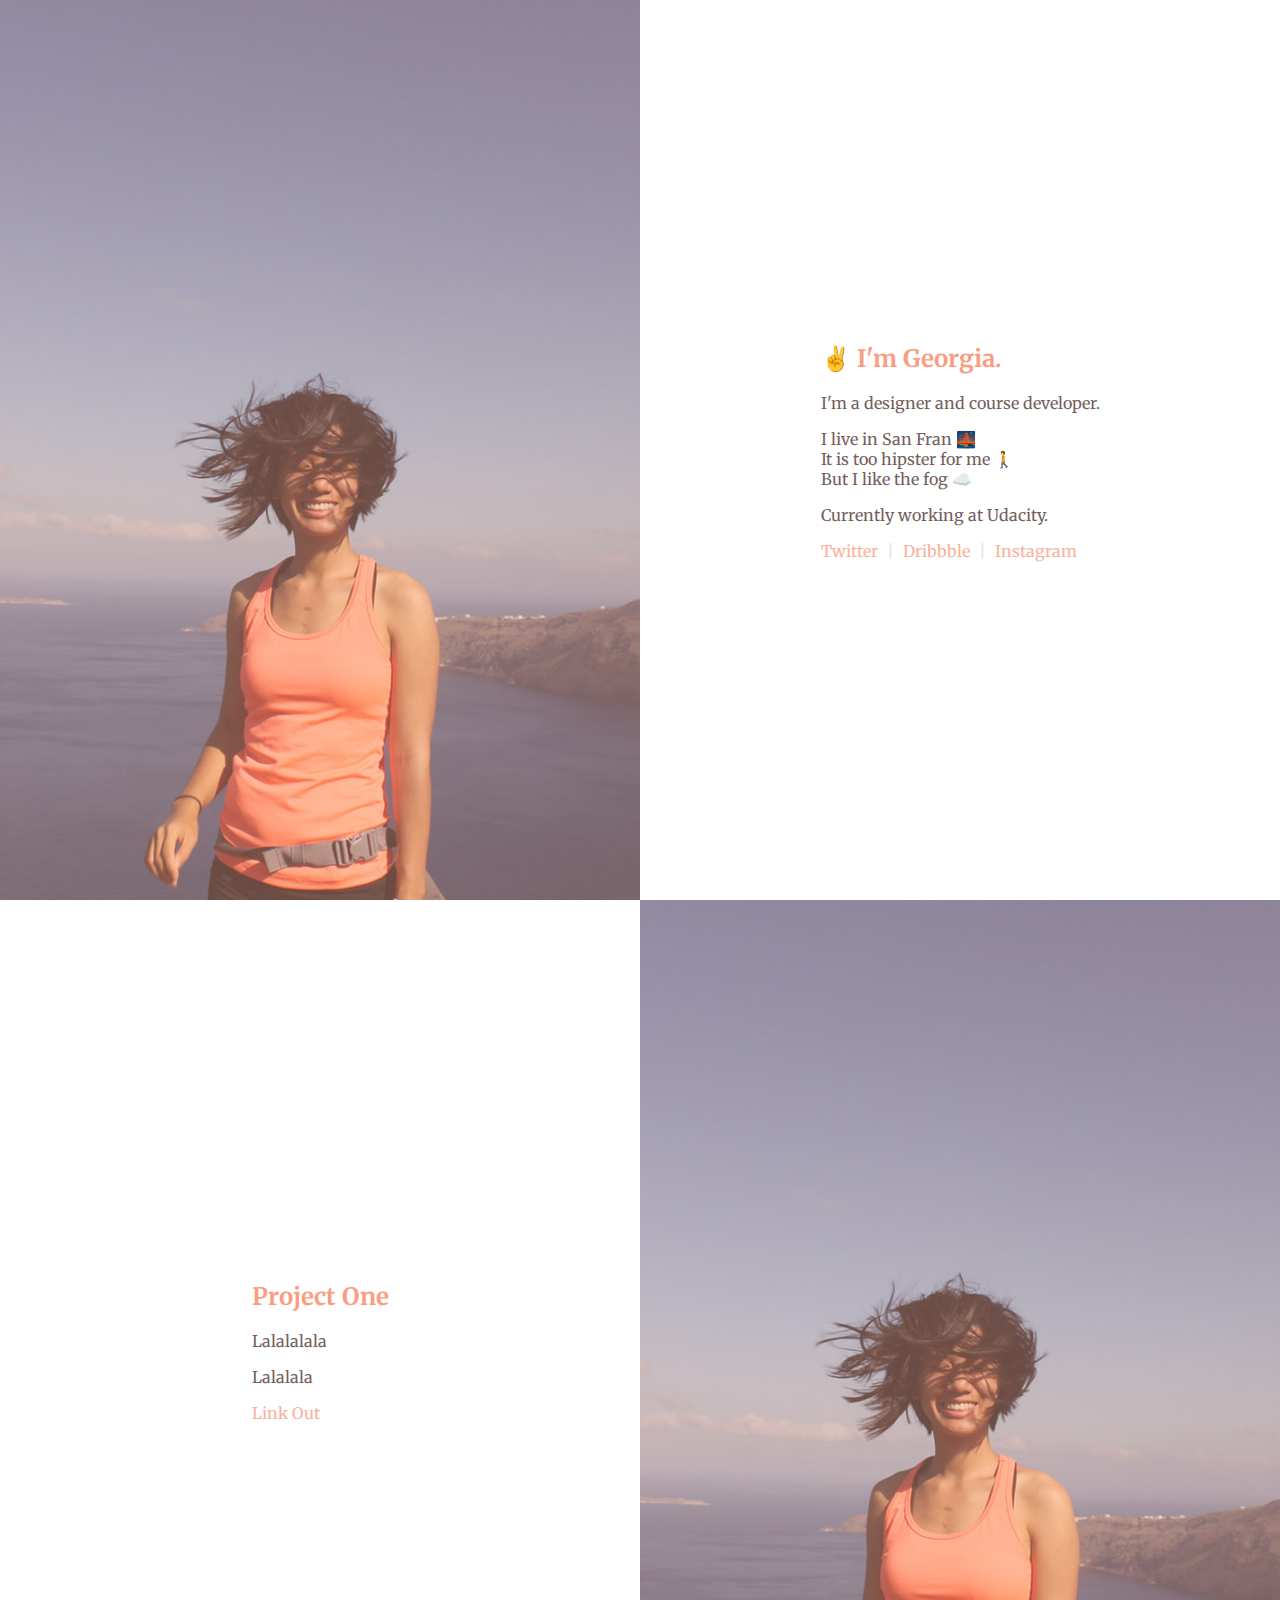
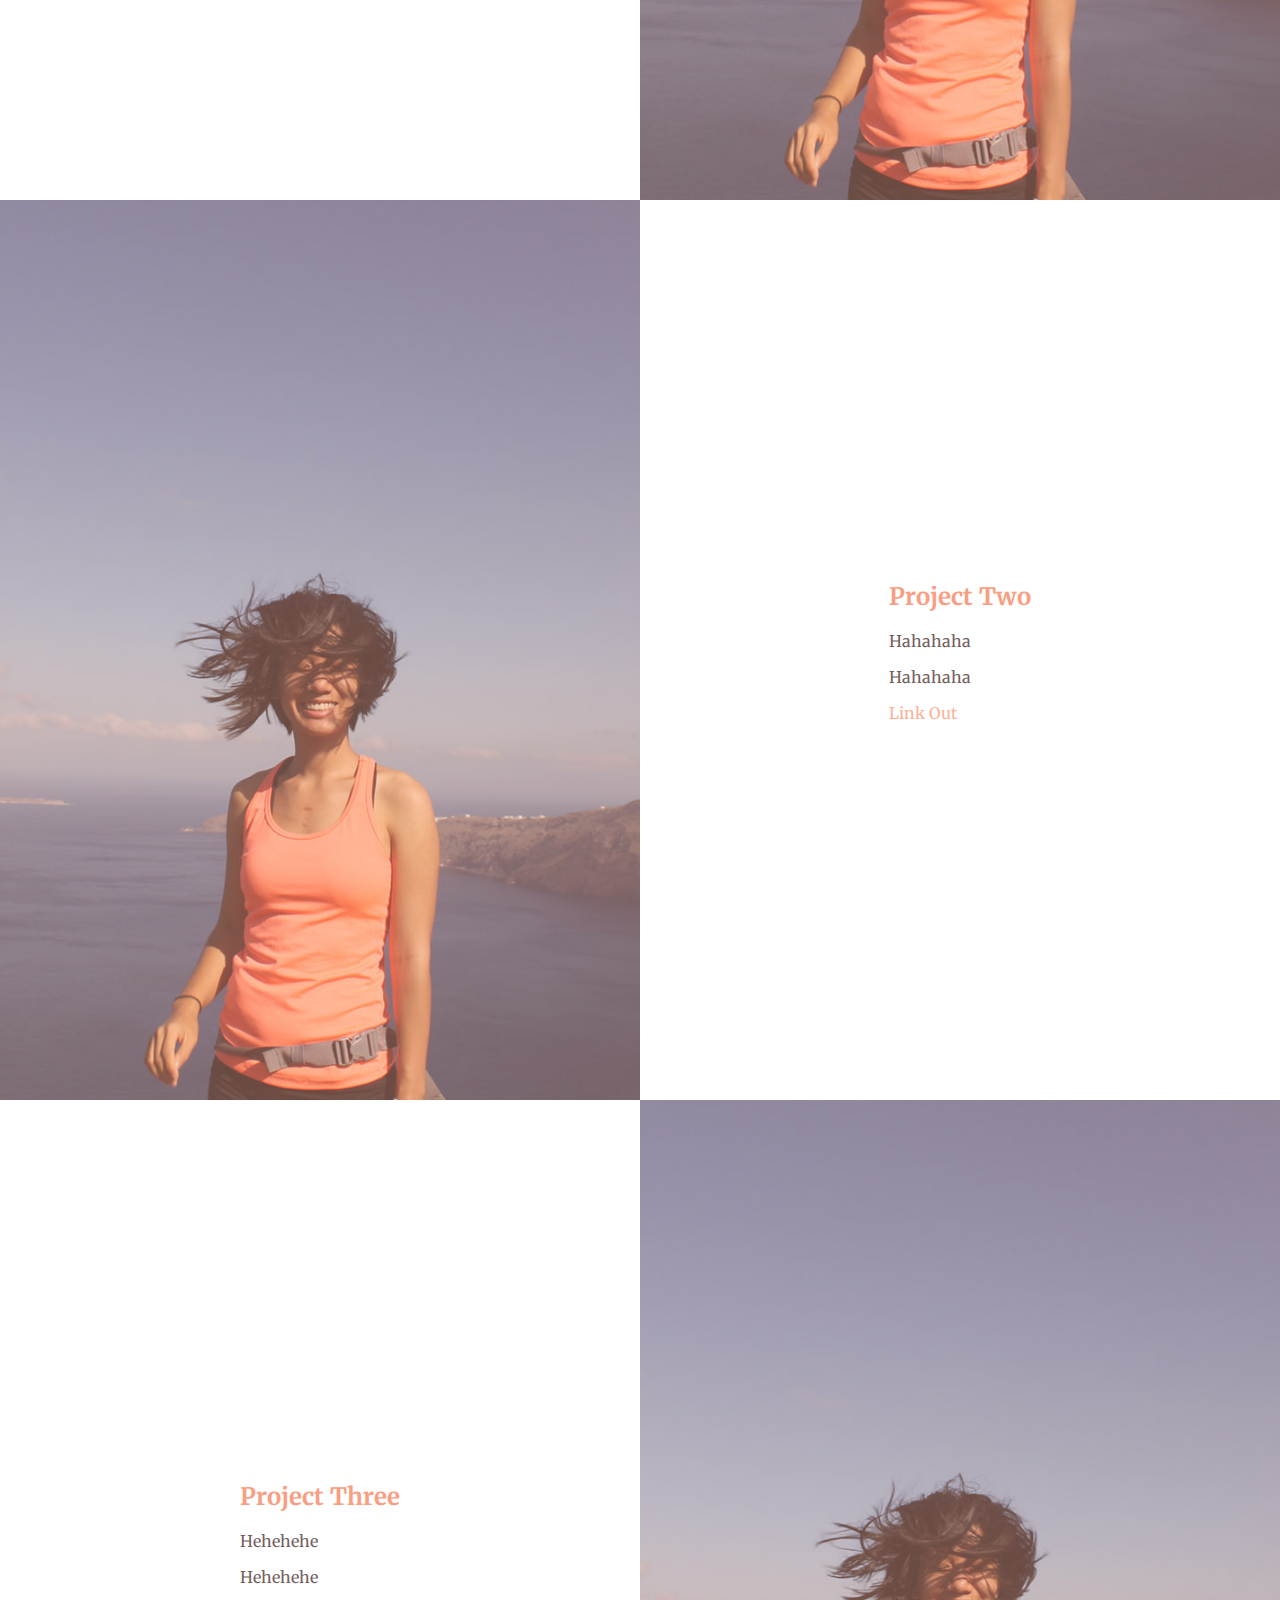
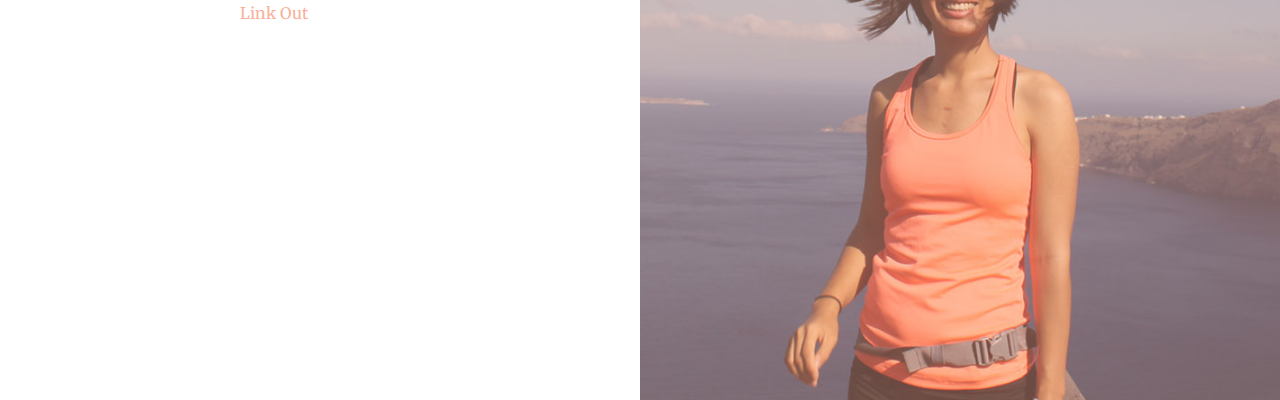
<file: index.html>
<!DOCTYPE html>
<html lang="en">
<head>
    <meta charset="UTF-8">
    <meta name="viewport" content="width=device-width, initial-scale=1">
    <link href='http://fonts.googleapis.com/css?family=Merriweather:400,300,700' rel='stylesheet' type='text/css'>
    <link rel="stylesheet" type="text/css" href="style.css">
    <title>Georgia Davis</title>
</head>

<body>

<!--Content Columns-->
    <div class="wrap clearfix">
        <div class="main left"></div>
        <div class="sidebar right">
          <div class="sidebar-item">
            <h2>✌️ I'm Georgia.</h2>
            <p>I'm a designer and course developer. <br></p>
            <div id="response-container"></div>
            <p>Currently working at Udacity.</p>
            <p>
              <a target="_blank" href="https://twitter.com/gyang925"> Twitter</a>
              <span class="light">|</span>
              <a target="_blank" href="https://dribbble.com/gyang925">Dribbble</a>
              <span class="light">|</span>
              <a target="_blank" href="https://www.instagram.com/gyang925/">Instagram</a>
            </p>
          </div>
        </div>
    </div>
    <div class="wrap clearfix">
        <div class="main right"></div>
        <div class="sidebar left">
          <div class="sidebar-item">
            <h2>Project One</h2>
            <p>Lalalalala <br></p>
            <p>Lalalala</p>
            <p>
              <a target="_blank" href="https://twitter.com/gyang925">Link Out</a>
            </p>
          </div>
        </div>
    </div>
    <div class="wrap clearfix">
        <div class="main left"></div>
        <div class="sidebar right">
          <div class="sidebar-item">
            <h2>Project Two</h2>
            <p>Hahahaha <br></p>
            <p>Hahahaha</p>
            <p>
              <a target="_blank" href="https://twitter.com/gyang925">Link Out</a>
            </p>
          </div>
        </div>
    </div>
    <div class="wrap clearfix">
        <div class="main right"></div>
        <div class="sidebar left">
          <div class="sidebar-item">
            <h2>Project Three</h2>
            <p>Hehehehe <br></p>
            <p>Hehehehe</p>
            <p>
              <a target="_blank" href="https://twitter.com/gyang925">Link Out</a>
            </p>
          </div>
        </div>
    </div>
    <script src="js/main.js"></script>


</body>
</html>
</file>
<file: style.css>
@import url(http://fonts.googleapis.com/css?family=Merriweather:400,300,700);
/* body styling to make content reach the edges of the window*/
body {
    margin:0;
    padding:0;
    font-family:"Merriweather", serif;
    color:rgb(117,95,94);
}

pre {
  font-family:"Merriweather", serif;
  color:rgb(117,95,94);
}

#background-pic {

  width:50%;
  height: 600px;
  margin: 0;
  background-repeat: no-repeat;

}

/*container for columns*/
.wrap {
    width:100%;
    margin:0 auto;
    display: block;
}

/*styling for main and side column*/

h2 {
    color:rgb(249,158,130);
}

.main {
    background: url("images/georgia.jpg");
    background-size: cover;
    background-position: center;
    width:50%;
    height: 100vh;
}

.sidebar {
    background:white;
    margin-left:5%;
    margin-right:5%;
    width:40%;
    height: 100vh;
    display: flex;
    align-items: center;
    justify-content: center;
}

.left {
  float: left;
}

.right {
  float: right;
}


@media(max-width:700px){
 .main {
     width: 0%;
 }
 .sidebar {
     width: 90%;
     float: none;
     /*background: url("images/georgia.jpg");*/
 }
}

nav {
    clear:both;
}

a {
  color:rgb(249,158,130);
  opacity: .8;
}

a:hover{
   color:rgb(249,158,130);
   opacity: 1;
}

a:link {
    text-decoration: none;
}

.light {
  opacity: .2;
  margin-left: 5px;
  margin-right: 5px;
}

.clearfix:before,
.clearfix:after {
    content: " ";
    display: table;
}

.clearfix:after {
    clear: both;
}
</file>
